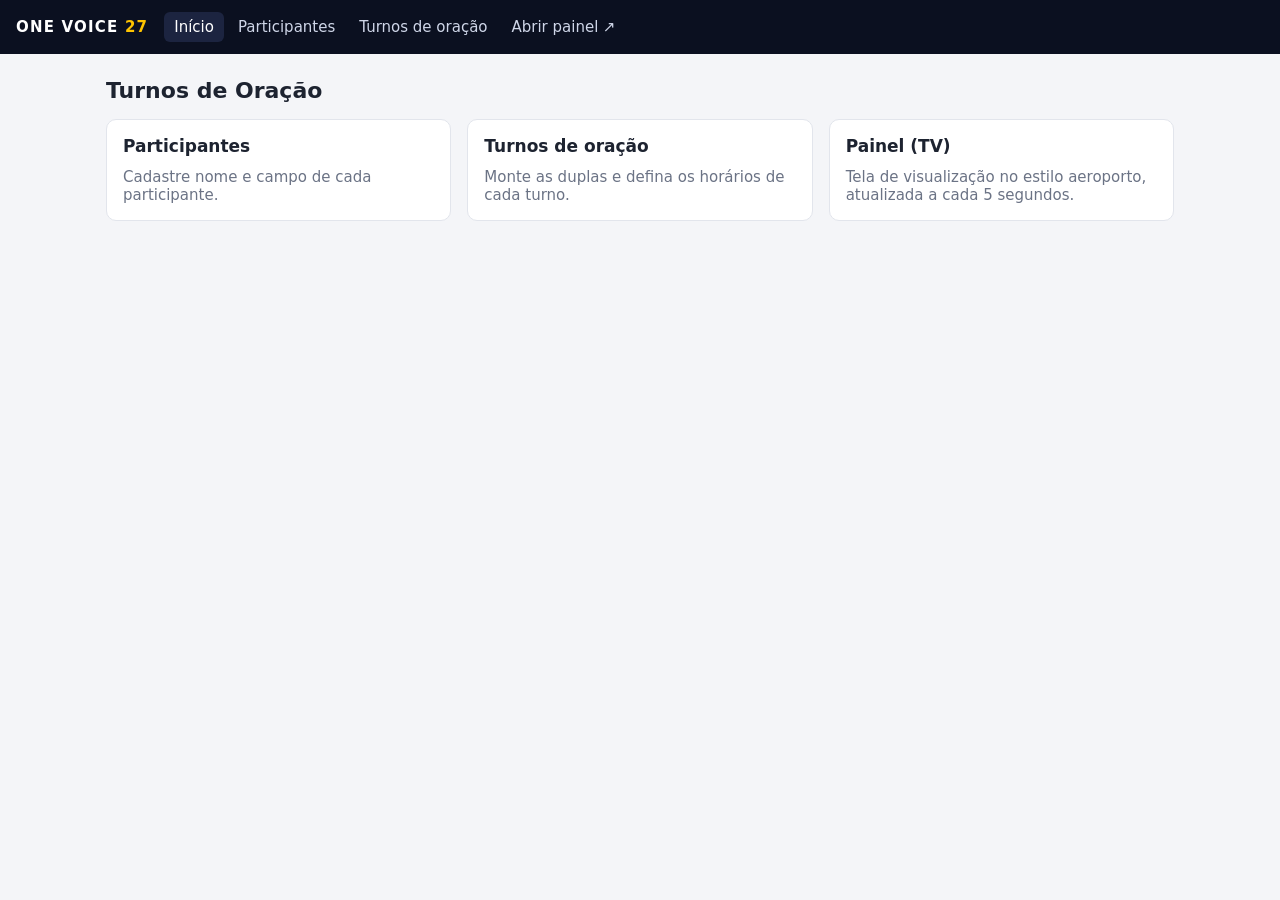
<file: index.html>
<!doctype html>
<html lang="pt-BR">
<head>
  <meta charset="utf-8">
  <meta name="viewport" content="width=device-width, initial-scale=1">
  <link rel="stylesheet" href="css/admin.css">
  <title>OneVoice27 Oração</title>
</head>
<body>
  <header class="top">
    <div class="brand">ONE VOICE <span>27</span></div>
    <nav>
      <a href="index.html" class="active">Início</a>
      <a href="participantes.html">Participantes</a>
      <a href="turnos.html">Turnos de oração</a>
      <a href="painel.html" target="_blank">Abrir painel ↗</a>
    </nav>
    <div id="user-slot"></div>
  </header>
  <main>
    <h1>Turnos de Oração</h1>
    <div class="home">
      <a class="card" href="participantes.html"><h2>Participantes</h2><p>Cadastre nome e campo de cada participante.</p></a>
      <a class="card" href="turnos.html"><h2>Turnos de oração</h2><p>Monte as duplas e defina os horários de cada turno.</p></a>
      <a class="card" href="painel.html" target="_blank"><h2>Painel (TV)</h2><p>Tela de visualização no estilo aeroporto, atualizada a cada 5 segundos.</p></a>
    </div>
  </main>
</body>
</html>
</file>
<file: css/admin.css>
:root {
  --bg: #f4f5f8; --card: #fff; --text: #1d2330; --muted: #6b7385;
  --line: #e2e5ec; --primary: #1f4fd1; --primary-ink: #fff;
  --danger: #c62828; --ok: #2e7d32; --warn-bg: #fff6e0;
}
* { box-sizing: border-box; }
body {
  margin: 0; font-family: system-ui, -apple-system, "Segoe UI", Roboto, sans-serif;
  background: var(--bg); color: var(--text); font-size: 15px;
}
header.top {
  background: #0b1020; color: #fff; padding: 12px 16px;
  display: flex; align-items: center; gap: 16px; flex-wrap: wrap;
}
header.top .brand { font-weight: 800; letter-spacing: .08em; }
header.top .brand span { color: #ffc400; }
header.top nav { display: flex; gap: 4px; flex-wrap: wrap; }
header.top nav a {
  color: #cfd6e8; text-decoration: none; padding: 6px 10px; border-radius: 6px;
}
header.top nav a.active, header.top nav a:hover { background: #1c2440; color: #fff; }
header.top #user-slot { margin-left: auto; display: flex; gap: 8px; align-items: center; }
header.top #user-slot .muted { color: #9aa3b8; }
main { max-width: 1100px; margin: 0 auto; padding: 20px 16px 60px; }
h1 { font-size: 22px; margin: 4px 0 16px; }
h2 { font-size: 17px; margin: 0 0 12px; }
.card {
  background: var(--card); border: 1px solid var(--line); border-radius: 10px;
  padding: 16px; margin-bottom: 18px;
}
.card.warn { background: var(--warn-bg); border-color: #f0d48a; }
.card.login { max-width: 380px; margin: 40px auto; }
.grid { display: grid; gap: 12px; grid-template-columns: repeat(auto-fit, minmax(180px, 1fr)); align-items: end; }
label { display: flex; flex-direction: column; gap: 4px; font-size: 13px; color: var(--muted); font-weight: 600; }
.card.login label { margin-bottom: 12px; }
input, select {
  font: inherit; color: var(--text); padding: 9px 10px; border: 1px solid var(--line);
  border-radius: 7px; background: #fff; width: 100%;
}
input:focus, select:focus { outline: 2px solid #b9cbfa; border-color: var(--primary); }
.btn {
  font: inherit; border: 1px solid var(--line); background: #fff; color: var(--text);
  padding: 9px 14px; border-radius: 7px; cursor: pointer; font-weight: 600;
}
.btn.primary { background: var(--primary); color: var(--primary-ink); border-color: var(--primary); }
.btn.danger { color: var(--danger); }
.btn.small { padding: 4px 10px; font-size: 13px; }
.btn:disabled { opacity: .5; cursor: default; }
.actions { display: flex; gap: 8px; flex-wrap: wrap; }
.toolbar { display: flex; gap: 12px; align-items: end; flex-wrap: wrap; margin-bottom: 12px; }
.toolbar label { flex: 1 1 200px; }
.table-wrap { overflow-x: auto; }
table { width: 100%; border-collapse: collapse; }
th, td { text-align: left; padding: 9px 8px; border-bottom: 1px solid var(--line); white-space: nowrap; }
th { font-size: 12px; text-transform: uppercase; letter-spacing: .05em; color: var(--muted); }
td.wrap { white-space: normal; }
tr.past td { color: #a3a9b6; }
tr.live td { background: #e9f7ec; }
.tag { display: inline-block; padding: 2px 8px; border-radius: 99px; font-size: 12px; font-weight: 700; }
.tag.live { background: #2e7d32; color: #fff; }
.tag.past { background: #e5e7ec; color: #6b7385; }
.tag.next { background: #e6edff; color: #1f4fd1; }
.muted { color: var(--muted); }
code { background: #0001; padding: 1px 5px; border-radius: 4px; }
#toast {
  position: fixed; left: 50%; bottom: 20px; transform: translateX(-50%) translateY(80px);
  background: #1d2330; color: #fff; padding: 10px 16px; border-radius: 8px;
  transition: transform .25s; max-width: calc(100% - 32px); z-index: 10;
}
#toast.show { transform: translateX(-50%) translateY(0); }
#toast.err { background: var(--danger); }
.home { display: grid; gap: 16px; grid-template-columns: repeat(auto-fit, minmax(240px, 1fr)); }
.home a.card { text-decoration: none; color: inherit; display: block; transition: border-color .15s; }
.home a.card:hover { border-color: var(--primary); }
.home a.card p { margin: 0; color: var(--muted); }
</file>
